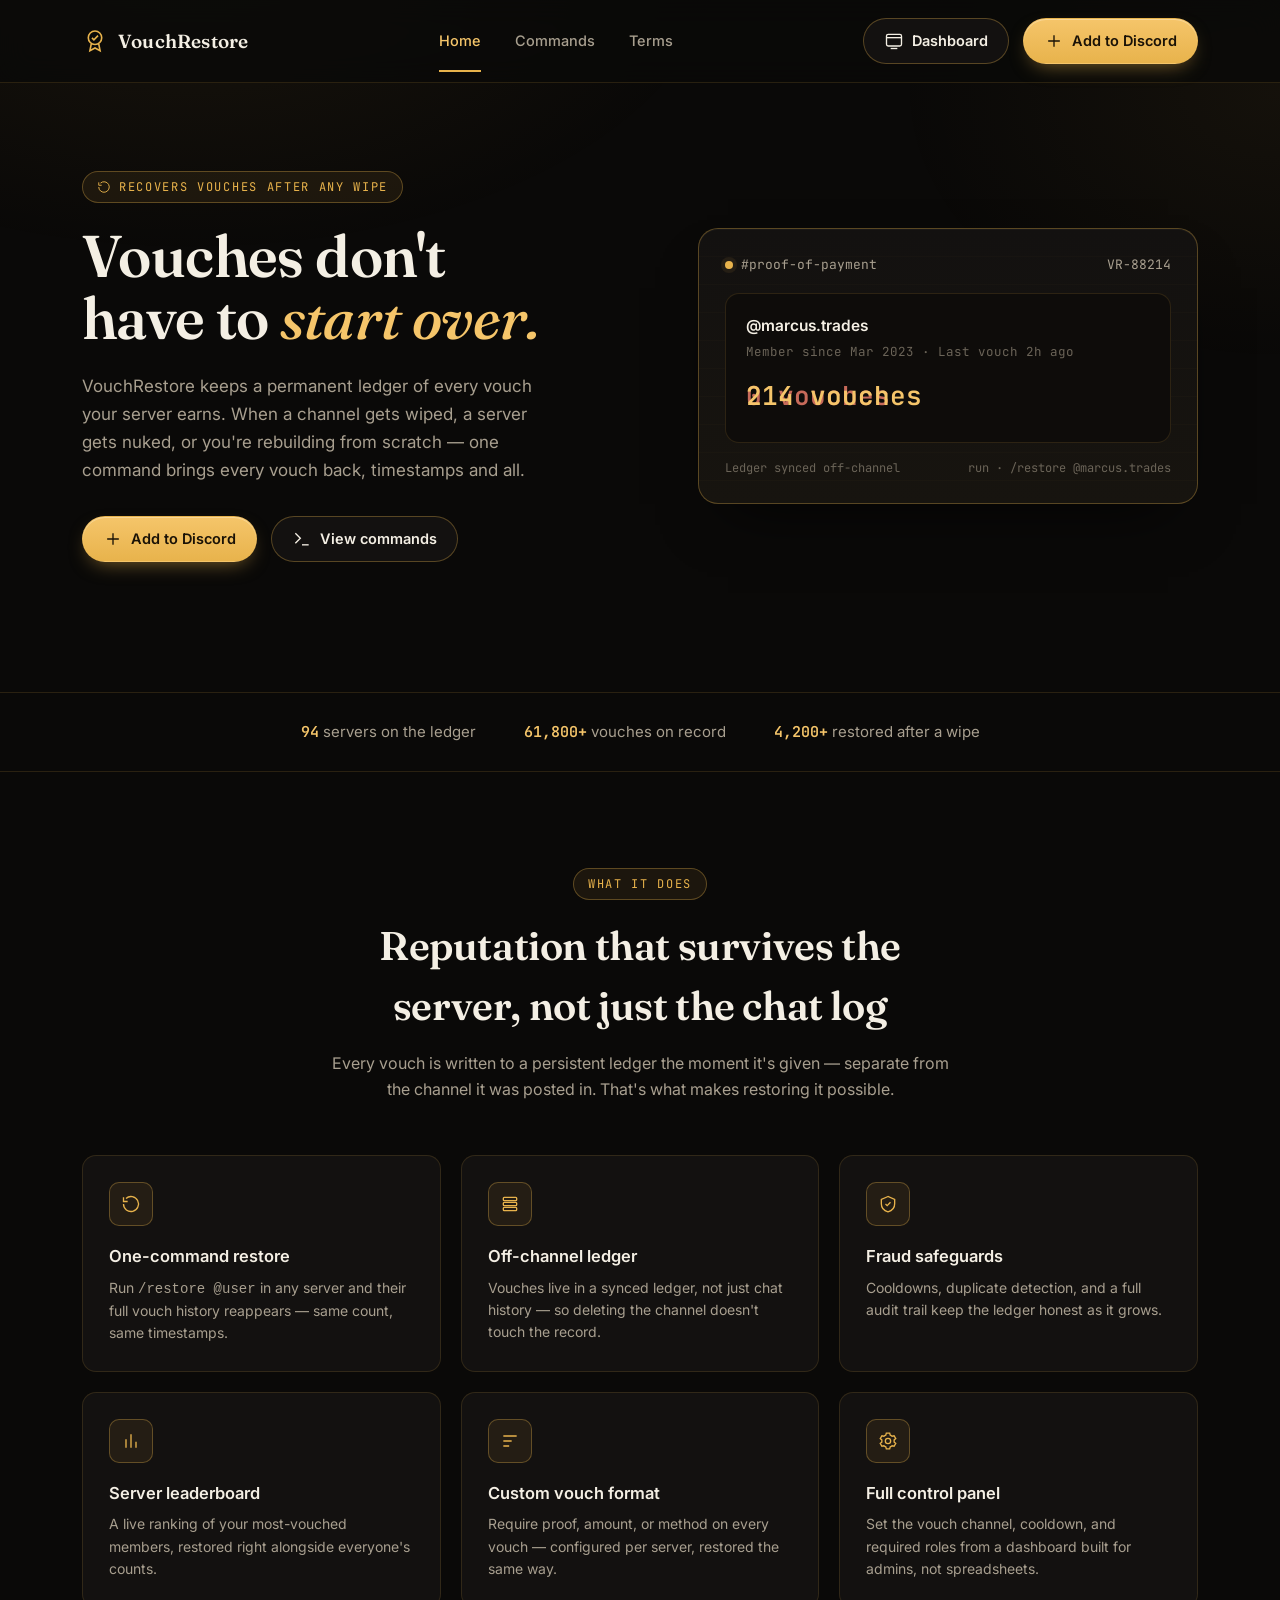
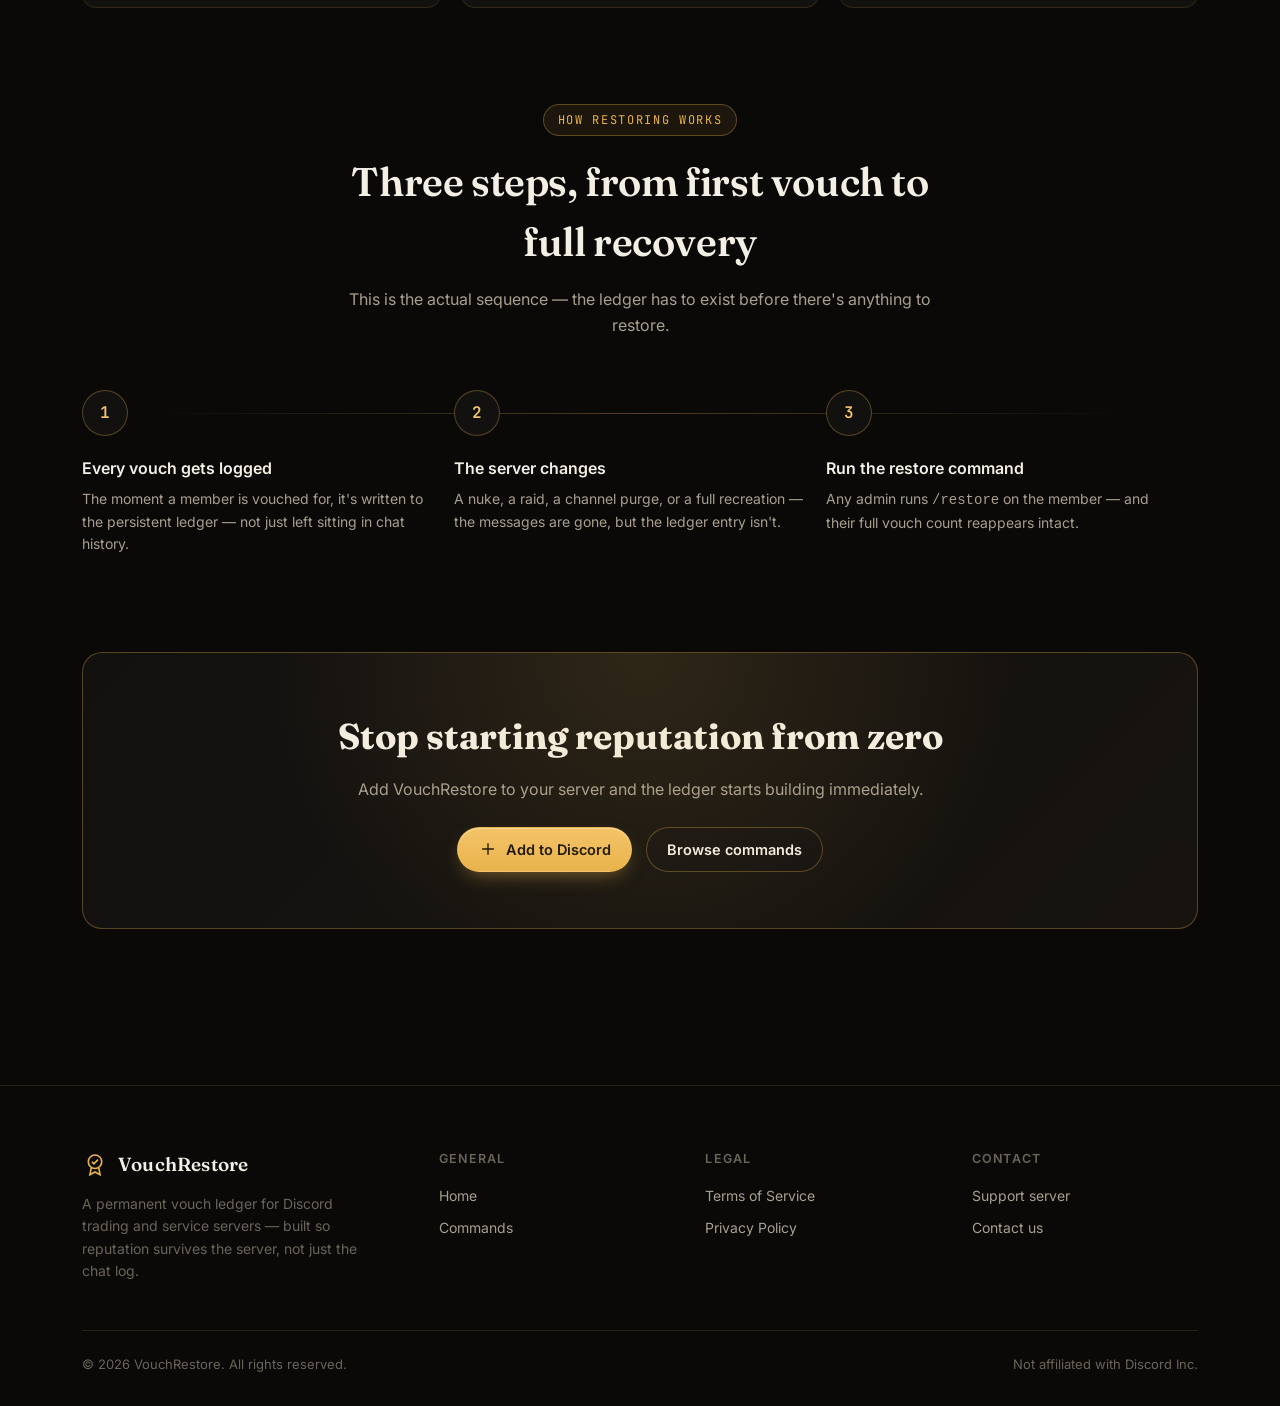
<file: index.html>
<!DOCTYPE html>
<html lang="en">
<head>
<meta charset="UTF-8">
<meta name="viewport" content="width=device-width, initial-scale=1.0">
<title>VouchRestore — Vouches don't have to start over</title>
<meta name="description" content="VouchRestore is a Discord bot that keeps a permanent ledger of every vouch your server earns — and restores it instantly with one command, even after a wipe.">
<link rel="stylesheet" href="/shared.css">
</head>
<body>

<header class="site-nav">
  <div class="nav-inner">
    <a href="/index" class="brand">
      <svg class="icon-lg" viewBox="0 0 24 24"><circle cx="12" cy="9" r="6.2"/><path d="M8.6 14.4 7.3 21l4.7-2.6 4.7 2.6-1.3-6.6"/><path d="M9.2 9.1 11 10.9l3.8-3.8"/></svg>
      VouchRestore
    </a>
    <nav class="nav-links">
      <a href="/index" class="active">Home</a>
      <a href="/commands">Commands</a>
      <a href="/terms">Terms</a>
    </nav>
    <div class="nav-right">
      <a href="#" class="btn btn-ghost">
        <svg class="icon" viewBox="0 0 24 24"><rect x="3" y="4" width="18" height="14" rx="2"/><path d="M3 8h18"/><path d="M8 21h8"/></svg>
        Dashboard
      </a>
      <a href="https://discord.com/oauth2/authorize?client_id=1539687651198763138&permissions=8&integration_type=0&scope=bot" class="btn btn-primary">
        <svg class="icon" viewBox="0 0 24 24"><path d="M12 5v14M5 12h14"/></svg>
        Add to Discord
      </a>
      <button class="nav-toggle" aria-label="Toggle menu" aria-expanded="false">
        <svg class="icon-lg" viewBox="0 0 24 24"><path d="M4 7h16M4 12h16M4 17h16"/></svg>
      </button>
    </div>
  </div>
</header>

<main>
  <section class="hero">
    <div class="wrap hero-grid">
      <div>
        <span class="eyebrow">
          <svg class="icon" viewBox="0 0 24 24" style="width:14px;height:14px;"><path d="M3 12a9 9 0 1 0 3-6.7"/><path d="M3 4v5h5"/></svg>
          Recovers vouches after any wipe
        </span>
        <h1>Vouches don't<br>have to <em>start over.</em></h1>
        <p class="lead">VouchRestore keeps a permanent ledger of every vouch your server earns. When a channel gets wiped, a server gets nuked, or you're rebuilding from scratch — one command brings every vouch back, timestamps and all.</p>
        <div class="hero-ctas">
          <a href="https://discord.com/oauth2/authorize?client_id=1539687651198763138&permissions=8&integration_type=0&scope=bot" class="btn btn-primary">
            <svg class="icon" viewBox="0 0 24 24"><path d="M12 5v14M5 12h14"/></svg>
            Add to Discord
          </a>
          <a href="/commands" class="btn btn-ghost">
            <svg class="icon" viewBox="0 0 24 24"><polyline points="4 17 10 11 4 5"/><line x1="12" y1="19" x2="20" y2="19"/></svg>
            View commands
          </a>
        </div>
      </div>

      <div class="ledger-card" role="img" aria-label="Animation of a member's vouch ledger being marked as wiped, then restored to its original count.">
        <div class="ledger-top">
          <div class="ledger-server">
            <span class="ledger-dot"></span>
            <span class="chan">#proof-of-payment</span>
          </div>
          <span class="chan">VR-88214</span>
        </div>
        <div class="ledger-entry">
          <div class="entry-fade">
            <div class="entry-row">
              <span class="entry-user">@marcus.trades</span>
            </div>
            <div class="entry-meta">Member since Mar 2023 · Last vouch 2h ago</div>
          </div>
          <div class="entry-count-wrap">
            <span class="entry-count count-zero">0 vouches</span>
            <span class="entry-count count-full">214 vouches</span>
          </div>
          <span class="stamp stamp-wipe">CHANNEL WIPED</span>
          <span class="stamp stamp-restore">RESTORED</span>
        </div>
        <div class="ledger-bottom">
          <span>Ledger synced off-channel</span>
          <span>run · /restore @marcus.trades</span>
        </div>
      </div>
    </div>
  </section>

  <div class="statbar">
    <div class="wrap">
      <p><strong>94</strong> servers on the ledger</p>
      <p><strong>61,800+</strong> vouches on record</p>
      <p><strong>4,200+</strong> restored after a wipe</p>
    </div>
  </div>

  <section class="section" id="features">
    <div class="wrap">
      <div class="section-head center">
        <span class="eyebrow">What it does</span>
        <h2>Reputation that survives the server, not just the chat log</h2>
        <p>Every vouch is written to a persistent ledger the moment it's given — separate from the channel it was posted in. That's what makes restoring it possible.</p>
      </div>

      <div class="feature-grid">
        <div class="feature-card">
          <div class="feature-icon"><svg class="icon" viewBox="0 0 24 24"><path d="M3 12a9 9 0 1 0 3-6.7"/><path d="M3 4v5h5"/></svg></div>
          <h3>One-command restore</h3>
          <p>Run <code>/restore @user</code> in any server and their full vouch history reappears — same count, same timestamps.</p>
        </div>
        <div class="feature-card">
          <div class="feature-icon"><svg class="icon" viewBox="0 0 24 24"><rect x="4" y="4" width="16" height="4" rx="1"/><rect x="4" y="10" width="16" height="4" rx="1"/><rect x="4" y="16" width="16" height="4" rx="1"/></svg></div>
          <h3>Off-channel ledger</h3>
          <p>Vouches live in a synced ledger, not just chat history — so deleting the channel doesn't touch the record.</p>
        </div>
        <div class="feature-card">
          <div class="feature-icon"><svg class="icon" viewBox="0 0 24 24"><path d="M12 3 4 6.5v5.3c0 4.6 3.2 8.4 8 9.7 4.8-1.3 8-5.1 8-9.7V6.5L12 3Z"/><path d="M9 12l2 2 4-4.2"/></svg></div>
          <h3>Fraud safeguards</h3>
          <p>Cooldowns, duplicate detection, and a full audit trail keep the ledger honest as it grows.</p>
        </div>
        <div class="feature-card">
          <div class="feature-icon"><svg class="icon" viewBox="0 0 24 24"><path d="M6 20V10M12 20V4M18 20v-7"/></svg></div>
          <h3>Server leaderboard</h3>
          <p>A live ranking of your most-vouched members, restored right alongside everyone's counts.</p>
        </div>
        <div class="feature-card">
          <div class="feature-icon"><svg class="icon" viewBox="0 0 24 24"><path d="M4 6h16M4 12h10M4 18h7"/></svg></div>
          <h3>Custom vouch format</h3>
          <p>Require proof, amount, or method on every vouch — configured per server, restored the same way.</p>
        </div>
        <div class="feature-card">
          <div class="feature-icon"><svg class="icon" viewBox="0 0 24 24"><circle cx="12" cy="12" r="3.2"/><path d="M19.4 12a7.4 7.4 0 0 0-.1-1.3l2-1.6-2-3.4-2.4.6a7.4 7.4 0 0 0-2.2-1.3L14 2.5h-4l-.7 2.5a7.4 7.4 0 0 0-2.2 1.3l-2.4-.6-2 3.4 2 1.6a7.4 7.4 0 0 0 0 2.6l-2 1.6 2 3.4 2.4-.6c.65.55 1.4 1 2.2 1.3l.7 2.5h4l.7-2.5c.8-.3 1.55-.75 2.2-1.3l2.4.6 2-3.4-2-1.6c.07-.43.1-.87.1-1.3Z"/></svg></div>
          <h3>Full control panel</h3>
          <p>Set the vouch channel, cooldown, and required roles from a dashboard built for admins, not spreadsheets.</p>
        </div>
      </div>
    </div>
  </section>

  <section class="section" id="how-it-works" style="padding-top:0;">
    <div class="wrap">
      <div class="section-head center">
        <span class="eyebrow">How restoring works</span>
        <h2>Three steps, from first vouch to full recovery</h2>
        <p>This is the actual sequence — the ledger has to exist before there's anything to restore.</p>
      </div>
      <div class="steps">
        <div class="step">
          <div class="step-num">1</div>
          <h3>Every vouch gets logged</h3>
          <p>The moment a member is vouched for, it's written to the persistent ledger — not just left sitting in chat history.</p>
        </div>
        <div class="step">
          <div class="step-num">2</div>
          <h3>The server changes</h3>
          <p>A nuke, a raid, a channel purge, or a full recreation — the messages are gone, but the ledger entry isn't.</p>
        </div>
        <div class="step">
          <div class="step-num">3</div>
          <h3>Run the restore command</h3>
          <p>Any admin runs <code>/restore</code> on the member — and their full vouch count reappears intact.</p>
        </div>
      </div>
    </div>
  </section>

  <section class="section" style="padding-top:0;">
    <div class="wrap">
      <div class="cta-band">
        <h2>Stop starting reputation from zero</h2>
        <p>Add VouchRestore to your server and the ledger starts building immediately.</p>
        <div class="cta-actions">
          <a href="https://discord.com/oauth2/authorize?client_id=1539687651198763138&permissions=8&integration_type=0&scope=bot" class="btn btn-primary">
            <svg class="icon" viewBox="0 0 24 24"><path d="M12 5v14M5 12h14"/></svg>
            Add to Discord
          </a>
          <a href="/commands" class="btn btn-ghost">Browse commands</a>
        </div>
      </div>
    </div>
  </section>
</main>

<footer class="site-footer">
  <div class="wrap">
    <div class="footer-grid">
      <div class="footer-brand">
        <a href="/index" class="brand">
          <svg class="icon-lg" viewBox="0 0 24 24"><circle cx="12" cy="9" r="6.2"/><path d="M8.6 14.4 7.3 21l4.7-2.6 4.7 2.6-1.3-6.6"/><path d="M9.2 9.1 11 10.9l3.8-3.8"/></svg>
          VouchRestore
        </a>
        <p>A permanent vouch ledger for Discord trading and service servers — built so reputation survives the server, not just the chat log.</p>
      </div>
      <div class="footer-col">
        <h4>General</h4>
        <a href="/index">Home</a>
        <a href="/commands">Commands</a>
      </div>
      <div class="footer-col">
        <h4>Legal</h4>
        <a href="/terms#terms">Terms of Service</a>
        <a href="/terms#privacy">Privacy Policy</a>
      </div>
      <div class="footer-col">
        <h4>Contact</h4>
        <a href="#">Support server</a>
        <a href="#">Contact us</a>
      </div>
    </div>
    <div class="footer-bottom">
      <span>© 2026 VouchRestore. All rights reserved.</span>
      <span>Not affiliated with Discord Inc.</span>
    </div>
  </div>
</footer>

<script src="/script.js"></script>
</body>
</html>
</file>
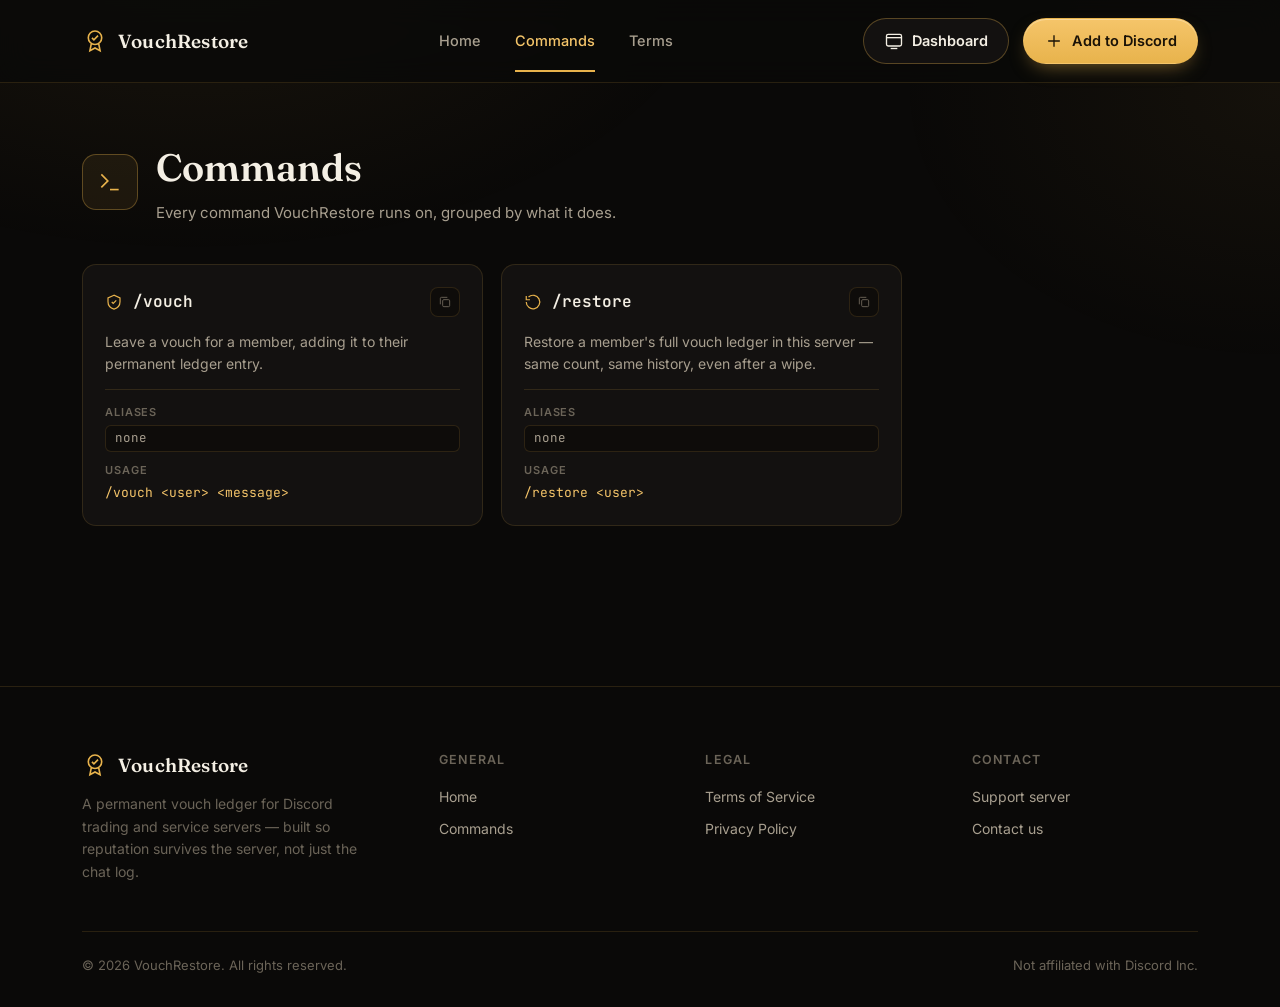
<file: commands.html>
<!DOCTYPE html>
<html lang="en">
<head>
<meta charset="UTF-8">
<meta name="viewport" content="width=device-width, initial-scale=1.0">
<title>Commands — VouchRestore</title>
<meta name="description" content="Every VouchRestore command, grouped by category: vouching, restoring, leaderboards, settings, and utility.">
<link rel="stylesheet" href="/shared.css">
<style>
  .cmd-hero{ padding:56px 0 40px; }
  .cmd-hero-inner{ display:flex; align-items:center; gap:18px; }
  .cmd-hero-icon{
    width:56px; height:56px; border-radius:14px; background: var(--gold-wash); border:1px solid var(--border-strong);
    display:flex; align-items:center; justify-content:center; color: var(--gold);
  }
  .cmd-hero h1{ font-family: var(--font-display); font-size: clamp(28px,3.4vw,38px); font-weight:600; }
  .cmd-hero p{ color: var(--text-muted); margin-top:6px; font-size:15px; }

  .cmd-grid{ display:grid; grid-template-columns: repeat(3, 1fr); gap:18px; }
  .cmd-card{
    background: var(--bg-elevated); border:1px solid var(--border); border-radius: var(--radius-md);
    padding:22px; display:flex; flex-direction:column; gap:14px; transition:border-color .18s;
  }
  .cmd-card:hover{ border-color: var(--border-strong); }
  .cmd-card-top{ display:flex; align-items:center; justify-content:space-between; }
  .cmd-name{ display:flex; align-items:center; gap:10px; font-family: var(--font-mono); font-weight:600; font-size:16px; color: var(--text); }
  .cmd-name svg{ width:18px; height:18px; stroke: var(--gold); fill:none; stroke-width:1.6; }
  .copy-btn{
    width:30px; height:30px; border-radius:8px; border:1px solid var(--border); background: var(--bg-inset);
    color: var(--text-faint); display:flex; align-items:center; justify-content:center; cursor:pointer;
  }
  .copy-btn:hover{ color: var(--gold-bright); border-color: var(--border-strong); }
  .copy-btn svg{ width:14px; height:14px; }
  .copy-btn.copied svg{ display:none; }
  .copy-btn.copied::after{ content:"✓"; font-size:13px; color: var(--gold-bright); }
  .cmd-desc{ font-size:14px; color: var(--text-muted); line-height:1.55; }
  .cmd-meta{ border-top:1px solid var(--border); padding-top:14px; display:flex; flex-direction:column; gap:10px; }
  .cmd-meta-row{ display:flex; flex-direction:column; gap:5px; }
  .cmd-meta-label{ font-size:11px; letter-spacing:0.08em; text-transform:uppercase; color: var(--text-faint); font-weight:600; }
  .alias-chip{
    display:inline-block; font-family: var(--font-mono); font-size:12.5px; background: var(--bg-inset);
    border:1px solid var(--border); color: var(--text-muted); padding:3px 9px; border-radius:6px;
  }
  .usage-code{ font-family: var(--font-mono); font-size:13px; color: var(--gold-bright); }

  @media (max-width: 920px){ .cmd-grid{ grid-template-columns: repeat(2,1fr); } }
  @media (max-width: 600px){ .cmd-grid{ grid-template-columns: 1fr; } }
</style>
</head>
<body>

<header class="site-nav">
  <div class="nav-inner">
    <a href="/index" class="brand">
      <svg class="icon-lg" viewBox="0 0 24 24"><circle cx="12" cy="9" r="6.2"/><path d="M8.6 14.4 7.3 21l4.7-2.6 4.7 2.6-1.3-6.6"/><path d="M9.2 9.1 11 10.9l3.8-3.8"/></svg>
      VouchRestore
    </a>
    <nav class="nav-links">
      <a href="/index">Home</a>
      <a href="/commands" class="active">Commands</a>
      <a href="/terms">Terms</a>
    </nav>
    <div class="nav-right">
      <a href="#" class="btn btn-ghost">
        <svg class="icon" viewBox="0 0 24 24"><rect x="3" y="4" width="18" height="14" rx="2"/><path d="M3 8h18"/><path d="M8 21h8"/></svg>
        Dashboard
      </a>
      <a href="https://discord.com/oauth2/authorize?client_id=1539687651198763138&permissions=8&integration_type=0&scope=bot" class="btn btn-primary">
        <svg class="icon" viewBox="0 0 24 24"><path d="M12 5v14M5 12h14"/></svg>
        Add to Discord
      </a>
      <button class="nav-toggle" aria-label="Toggle menu" aria-expanded="false">
        <svg class="icon-lg" viewBox="0 0 24 24"><path d="M4 7h16M4 12h16M4 17h16"/></svg>
      </button>
    </div>
  </div>
</header>

<main>
  <section class="cmd-hero">
    <div class="wrap">
      <div class="cmd-hero-inner">
        <div class="cmd-hero-icon">
          <svg class="icon-lg" viewBox="0 0 24 24"><polyline points="4 17 10 11 4 5"/><line x1="12" y1="19" x2="20" y2="19"/></svg>
        </div>
        <div>
          <h1>Commands</h1>
          <p>Every command VouchRestore runs on, grouped by what it does.</p>
        </div>
      </div>
    </div>
  </section>

  <section class="wrap" style="padding-bottom:100px;">
    <div class="cmd-grid" style="grid-template-columns: repeat(2, 1fr); max-width:820px;">
      <div class="cmd-card">
        <div class="cmd-card-top">
          <span class="cmd-name"><svg viewBox="0 0 24 24"><path d="M12 3 4 6.5v5.3c0 4.6 3.2 8.4 8 9.7 4.8-1.3 8-5.1 8-9.7V6.5L12 3Z"/><path d="M9 12l2 2 4-4.2"/></svg>/vouch</span>
          <button class="copy-btn" data-copy="/vouch"><svg viewBox="0 0 24 24" fill="none" stroke="currentColor" stroke-width="1.6"><rect x="8" y="8" width="12" height="12" rx="2"/><path d="M4 16V6a2 2 0 0 1 2-2h10"/></svg></button>
        </div>
        <p class="cmd-desc">Leave a vouch for a member, adding it to their permanent ledger entry.</p>
        <div class="cmd-meta">
          <div class="cmd-meta-row"><span class="cmd-meta-label">Aliases</span><span class="alias-chip">none</span></div>
          <div class="cmd-meta-row"><span class="cmd-meta-label">Usage</span><span class="usage-code">/vouch &lt;user&gt; &lt;message&gt;</span></div>
        </div>
      </div>
      <div class="cmd-card">
        <div class="cmd-card-top">
          <span class="cmd-name"><svg viewBox="0 0 24 24"><path d="M3 12a9 9 0 1 0 3-6.7"/><path d="M3 4v5h5"/></svg>/restore</span>
          <button class="copy-btn" data-copy="/restore"><svg viewBox="0 0 24 24" fill="none" stroke="currentColor" stroke-width="1.6"><rect x="8" y="8" width="12" height="12" rx="2"/><path d="M4 16V6a2 2 0 0 1 2-2h10"/></svg></button>
        </div>
        <p class="cmd-desc">Restore a member's full vouch ledger in this server — same count, same history, even after a wipe.</p>
        <div class="cmd-meta">
          <div class="cmd-meta-row"><span class="cmd-meta-label">Aliases</span><span class="alias-chip">none</span></div>
          <div class="cmd-meta-row"><span class="cmd-meta-label">Usage</span><span class="usage-code">/restore &lt;user&gt;</span></div>
        </div>
      </div>
    </div>
  </section>
</main>

<footer class="site-footer">
  <div class="wrap">
    <div class="footer-grid">
      <div class="footer-brand">
        <a href="/index" class="brand">
          <svg class="icon-lg" viewBox="0 0 24 24"><circle cx="12" cy="9" r="6.2"/><path d="M8.6 14.4 7.3 21l4.7-2.6 4.7 2.6-1.3-6.6"/><path d="M9.2 9.1 11 10.9l3.8-3.8"/></svg>
          VouchRestore
        </a>
        <p>A permanent vouch ledger for Discord trading and service servers — built so reputation survives the server, not just the chat log.</p>
      </div>
      <div class="footer-col">
        <h4>General</h4>
        <a href="/index">Home</a>
        <a href="/commands">Commands</a>
      </div>
      <div class="footer-col">
        <h4>Legal</h4>
        <a href="/terms#terms">Terms of Service</a>
        <a href="/terms#privacy">Privacy Policy</a>
      </div>
      <div class="footer-col">
        <h4>Contact</h4>
        <a href="#">Support server</a>
        <a href="#">Contact us</a>
      </div>
    </div>
    <div class="footer-bottom">
      <span>© 2026 VouchRestore. All rights reserved.</span>
      <span>Not affiliated with Discord Inc.</span>
    </div>
  </div>
</footer>

<script src="/script.js"></script>
</body>
</html>
</file>
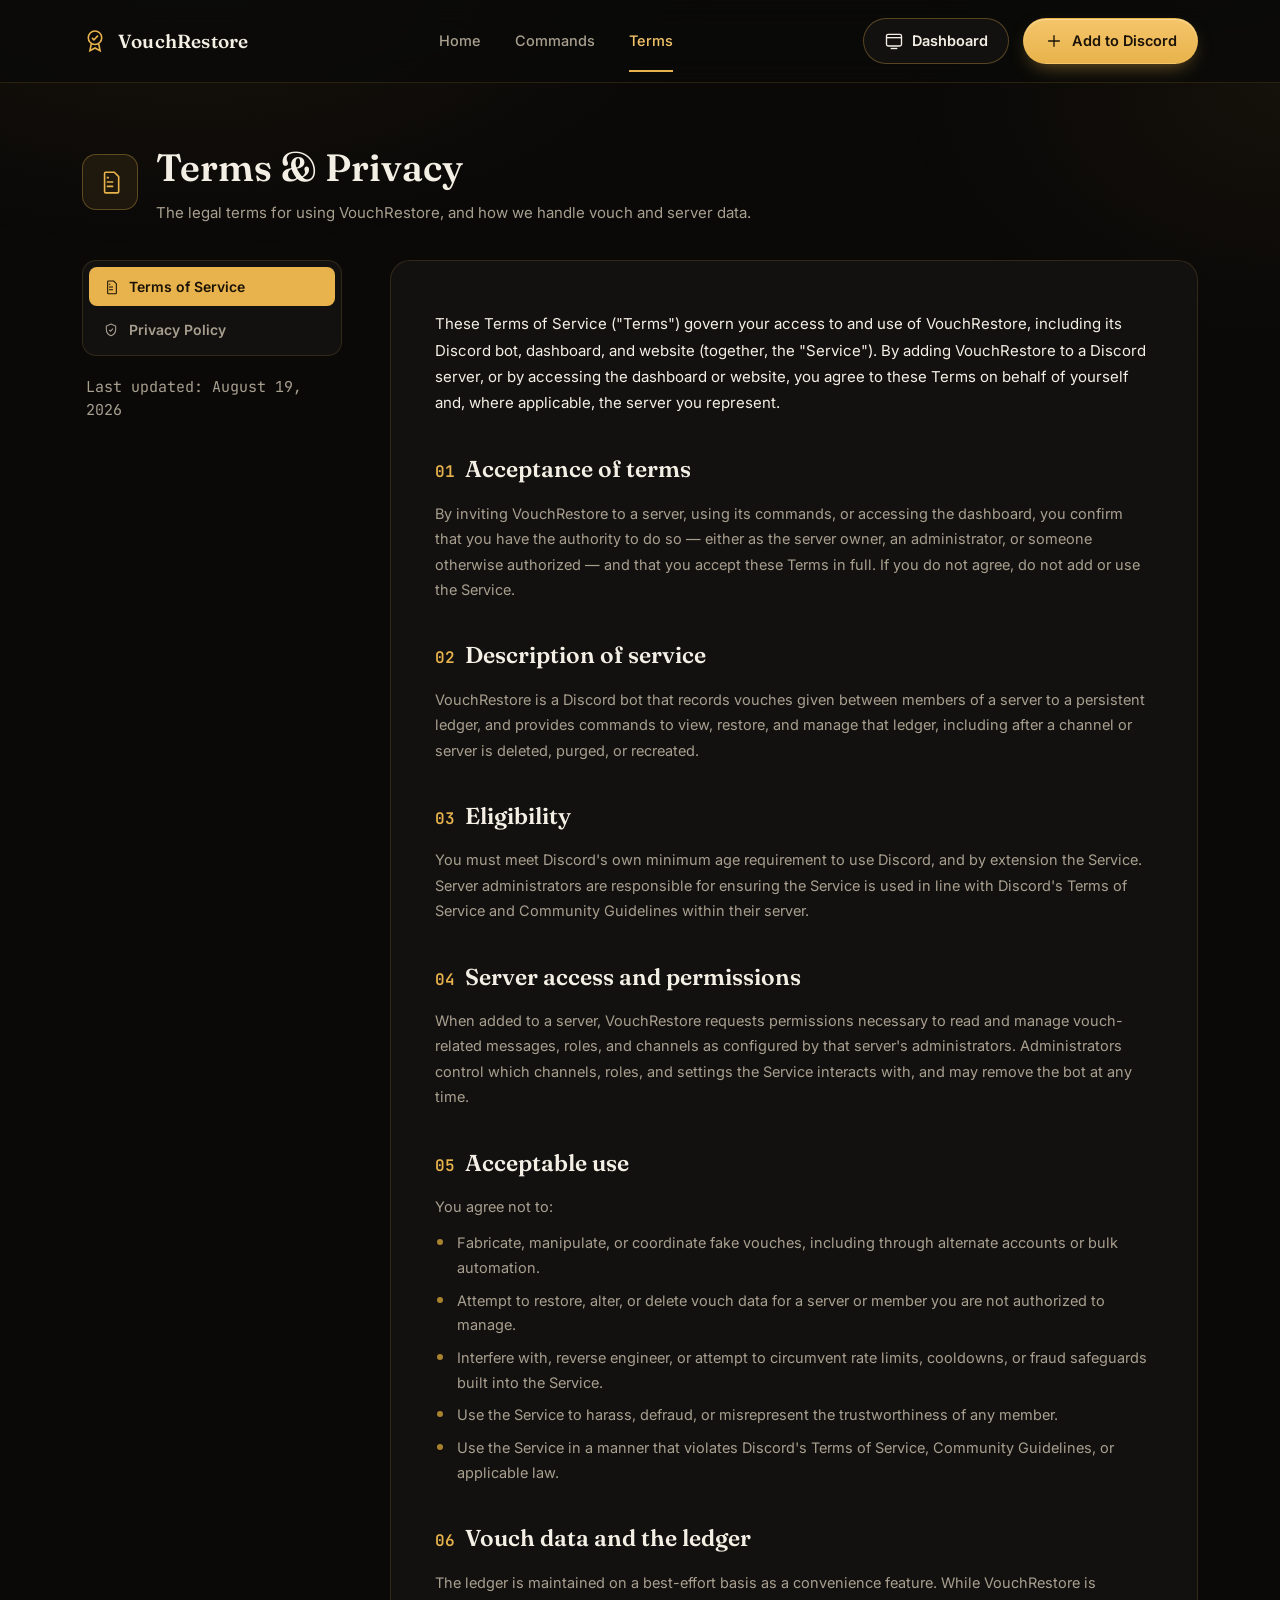
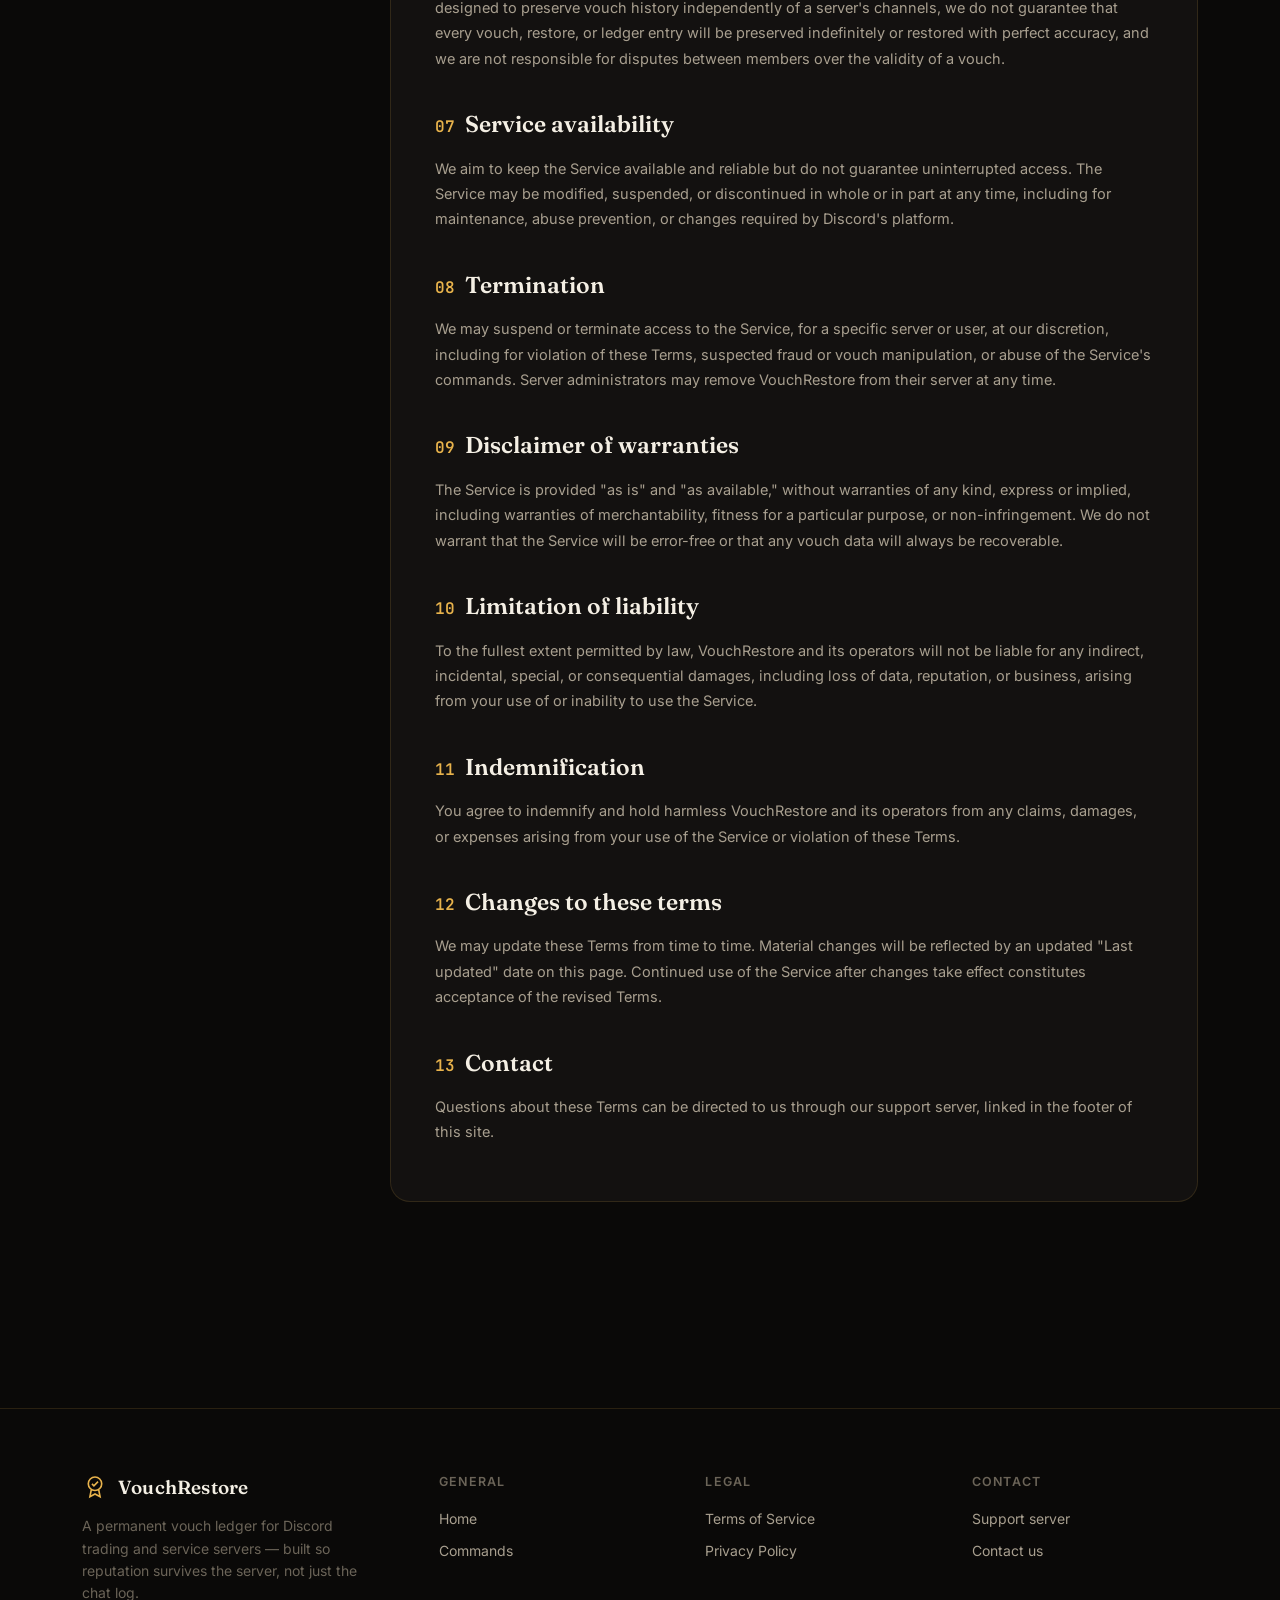
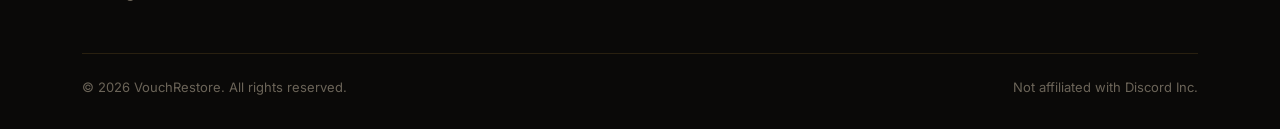
<file: terms.html>
<!DOCTYPE html>
<html lang="en">
<head>
<meta charset="UTF-8">
<meta name="viewport" content="width=device-width, initial-scale=1.0">
<title>Terms &amp; Privacy — VouchRestore</title>
<meta name="description" content="VouchRestore's Terms of Service and Privacy Policy.">
<link rel="stylesheet" href="/shared.css">
<style>
  .legal-hero{ padding:56px 0 36px; }
  .legal-hero-inner{ display:flex; align-items:center; gap:18px; margin-bottom:36px; }
  .legal-hero-icon{
    width:56px; height:56px; border-radius:14px; background: var(--gold-wash); border:1px solid var(--border-strong);
    display:flex; align-items:center; justify-content:center; color: var(--gold);
  }
  .legal-hero h1{ font-family: var(--font-display); font-size: clamp(28px,3.4vw,38px); font-weight:600; }
  .legal-hero p{ color: var(--text-muted); margin-top:6px; font-size:15px; }

  .legal-layout{ display:grid; grid-template-columns: 260px 1fr; gap:48px; align-items:start; padding-bottom:110px; }
  .legal-side{ position:sticky; top:96px; }
  .legal-tabs{ display:flex; flex-direction:column; gap:4px; background: var(--bg-elevated); border:1px solid var(--border); border-radius: var(--radius-md); padding:6px; margin-bottom:20px; }
  .legal-tab{
    display:flex; align-items:center; gap:10px; padding:11px 14px; border-radius:8px; text-align:left;
    font-size:14px; font-weight:600; color: var(--text-muted); background:none; border:none; cursor:pointer; font-family: var(--font-body);
  }
  .legal-tab svg{ width:16px; height:16px; stroke:currentColor; fill:none; stroke-width:1.6; }
  .legal-tab.active{ background: var(--gold); color:#1a1206; }
  .legal-updated{ font-family: var(--font-mono); font-size:12px; color: var(--text-faint); padding:0 4px; }

  .legal-panel{ display:none; }
  .legal-panel.active{ display:block; animation: panelIn .25s ease; }
  @keyframes panelIn{ from{ opacity:0; transform: translateY(6px);} to{ opacity:1; transform:none; } }

  .legal-doc{ background: var(--bg-elevated); border:1px solid var(--border); border-radius: var(--radius-lg); padding:44px; }
  .legal-doc h2{ font-family: var(--font-display); font-size:23px; font-weight:600; margin:36px 0 14px; }
  .legal-doc h2:first-child{ margin-top:0; }
  .legal-doc h2 .num{ color: var(--gold); font-family: var(--font-mono); font-size:16px; margin-right:10px; }
  .legal-doc p{ color: var(--text-muted); font-size:14.5px; line-height:1.75; margin-bottom:12px; }
  .legal-doc ul{ margin:0 0 12px; padding-left:0; }
  .legal-doc li{ list-style:none; position:relative; padding-left:22px; color: var(--text-muted); font-size:14.5px; line-height:1.7; margin-bottom:8px; }
  .legal-doc li::before{ content:""; position:absolute; left:2px; top:8px; width:6px; height:6px; border-radius:50%; background: var(--gold-dim); }
  .legal-doc strong{ color: var(--text); font-weight:600; }
  .legal-intro{ font-size:15px !important; color: var(--text) !important; }

  @media (max-width: 900px){
    .legal-layout{ grid-template-columns: 1fr; }
    .legal-side{ position:static; }
    .legal-tabs{ flex-direction:row; overflow-x:auto; }
    .legal-doc{ padding:28px 22px; }
  }
</style>
</head>
<body>

<header class="site-nav">
  <div class="nav-inner">
    <a href="/index" class="brand">
      <svg class="icon-lg" viewBox="0 0 24 24"><circle cx="12" cy="9" r="6.2"/><path d="M8.6 14.4 7.3 21l4.7-2.6 4.7 2.6-1.3-6.6"/><path d="M9.2 9.1 11 10.9l3.8-3.8"/></svg>
      VouchRestore
    </a>
    <nav class="nav-links">
      <a href="/index">Home</a>
      <a href="/commands">Commands</a>
      <a href="/terms" class="active">Terms</a>
    </nav>
    <div class="nav-right">
      <a href="#" class="btn btn-ghost">
        <svg class="icon" viewBox="0 0 24 24"><rect x="3" y="4" width="18" height="14" rx="2"/><path d="M3 8h18"/><path d="M8 21h8"/></svg>
        Dashboard
      </a>
      <a href="https://discord.com/oauth2/authorize?client_id=1539687651198763138&permissions=8&integration_type=0&scope=bot" class="btn btn-primary">
        <svg class="icon" viewBox="0 0 24 24"><path d="M12 5v14M5 12h14"/></svg>
        Add to Discord
      </a>
      <button class="nav-toggle" aria-label="Toggle menu" aria-expanded="false">
        <svg class="icon-lg" viewBox="0 0 24 24"><path d="M4 7h16M4 12h16M4 17h16"/></svg>
      </button>
    </div>
  </div>
</header>

<main>
  <section class="legal-hero">
    <div class="wrap">
      <div class="legal-hero-inner">
        <div class="legal-hero-icon">
          <svg class="icon-lg" viewBox="0 0 24 24"><path d="M8 3h8l4 4v14a1 1 0 0 1-1 1H8a1 1 0 0 1-1-1V4a1 1 0 0 1 1-1Z"/><path d="M9 12h6M9 16h6M9 8h2"/></svg>
        </div>
        <div>
          <h1>Terms &amp; Privacy</h1>
          <p>The legal terms for using VouchRestore, and how we handle vouch and server data.</p>
        </div>
      </div>

      <div class="legal-layout">
        <aside class="legal-side">
          <div class="legal-tabs" data-tabs data-panels="#legal-panels">
            <button class="legal-tab active" data-tab="terms">
              <svg viewBox="0 0 24 24"><path d="M8 3h8l4 4v14a1 1 0 0 1-1 1H8a1 1 0 0 1-1-1V4a1 1 0 0 1 1-1Z"/><path d="M9 12h6M9 16h6M9 8h2"/></svg>
              Terms of Service
            </button>
            <button class="legal-tab" data-tab="privacy">
              <svg viewBox="0 0 24 24"><path d="M12 3l7 3v5c0 4.6-3 8.4-7 9.5-4-1.1-7-4.9-7-9.5V6l7-3Z"/><path d="M9.5 12l1.8 1.8L15 10"/></svg>
              Privacy Policy
            </button>
          </div>
          <p class="legal-updated">Last updated: August 19, 2026</p>
        </aside>

        <div id="legal-panels">
          <!-- Terms of Service -->
          <div class="legal-panel active" data-panel="terms" id="terms">
            <div class="legal-doc">
              <p class="legal-intro">These Terms of Service ("Terms") govern your access to and use of VouchRestore, including its Discord bot, dashboard, and website (together, the "Service"). By adding VouchRestore to a Discord server, or by accessing the dashboard or website, you agree to these Terms on behalf of yourself and, where applicable, the server you represent.</p>

              <h2><span class="num">01</span>Acceptance of terms</h2>
              <p>By inviting VouchRestore to a server, using its commands, or accessing the dashboard, you confirm that you have the authority to do so — either as the server owner, an administrator, or someone otherwise authorized — and that you accept these Terms in full. If you do not agree, do not add or use the Service.</p>

              <h2><span class="num">02</span>Description of service</h2>
              <p>VouchRestore is a Discord bot that records vouches given between members of a server to a persistent ledger, and provides commands to view, restore, and manage that ledger, including after a channel or server is deleted, purged, or recreated.</p>

              <h2><span class="num">03</span>Eligibility</h2>
              <p>You must meet Discord's own minimum age requirement to use Discord, and by extension the Service. Server administrators are responsible for ensuring the Service is used in line with Discord's Terms of Service and Community Guidelines within their server.</p>

              <h2><span class="num">04</span>Server access and permissions</h2>
              <p>When added to a server, VouchRestore requests permissions necessary to read and manage vouch-related messages, roles, and channels as configured by that server's administrators. Administrators control which channels, roles, and settings the Service interacts with, and may remove the bot at any time.</p>

              <h2><span class="num">05</span>Acceptable use</h2>
              <p>You agree not to:</p>
              <ul>
                <li>Fabricate, manipulate, or coordinate fake vouches, including through alternate accounts or bulk automation.</li>
                <li>Attempt to restore, alter, or delete vouch data for a server or member you are not authorized to manage.</li>
                <li>Interfere with, reverse engineer, or attempt to circumvent rate limits, cooldowns, or fraud safeguards built into the Service.</li>
                <li>Use the Service to harass, defraud, or misrepresent the trustworthiness of any member.</li>
                <li>Use the Service in a manner that violates Discord's Terms of Service, Community Guidelines, or applicable law.</li>
              </ul>

              <h2><span class="num">06</span>Vouch data and the ledger</h2>
              <p>The ledger is maintained on a best-effort basis as a convenience feature. While VouchRestore is designed to preserve vouch history independently of a server's channels, we do not guarantee that every vouch, restore, or ledger entry will be preserved indefinitely or restored with perfect accuracy, and we are not responsible for disputes between members over the validity of a vouch.</p>

              <h2><span class="num">07</span>Service availability</h2>
              <p>We aim to keep the Service available and reliable but do not guarantee uninterrupted access. The Service may be modified, suspended, or discontinued in whole or in part at any time, including for maintenance, abuse prevention, or changes required by Discord's platform.</p>

              <h2><span class="num">08</span>Termination</h2>
              <p>We may suspend or terminate access to the Service, for a specific server or user, at our discretion, including for violation of these Terms, suspected fraud or vouch manipulation, or abuse of the Service's commands. Server administrators may remove VouchRestore from their server at any time.</p>

              <h2><span class="num">09</span>Disclaimer of warranties</h2>
              <p>The Service is provided "as is" and "as available," without warranties of any kind, express or implied, including warranties of merchantability, fitness for a particular purpose, or non-infringement. We do not warrant that the Service will be error-free or that any vouch data will always be recoverable.</p>

              <h2><span class="num">10</span>Limitation of liability</h2>
              <p>To the fullest extent permitted by law, VouchRestore and its operators will not be liable for any indirect, incidental, special, or consequential damages, including loss of data, reputation, or business, arising from your use of or inability to use the Service.</p>

              <h2><span class="num">11</span>Indemnification</h2>
              <p>You agree to indemnify and hold harmless VouchRestore and its operators from any claims, damages, or expenses arising from your use of the Service or violation of these Terms.</p>

              <h2><span class="num">12</span>Changes to these terms</h2>
              <p>We may update these Terms from time to time. Material changes will be reflected by an updated "Last updated" date on this page. Continued use of the Service after changes take effect constitutes acceptance of the revised Terms.</p>

              <h2><span class="num">13</span>Contact</h2>
              <p>Questions about these Terms can be directed to us through our support server, linked in the footer of this site.</p>
            </div>
          </div>

          <!-- Privacy Policy -->
          <div class="legal-panel" data-panel="privacy" id="privacy">
            <div class="legal-doc">
              <p class="legal-intro">This Privacy Policy explains what information VouchRestore collects when you use the Service, why we collect it, and the choices available to you.</p>

              <h2><span class="num">01</span>Information we collect</h2>
              <p>To operate the vouch ledger and its commands, we collect and store:</p>
              <ul>
                <li><strong>Discord identifiers</strong> — user IDs, server (guild) IDs, channel IDs, and role IDs needed to attribute and display vouches correctly.</li>
                <li><strong>Vouch content</strong> — the text of a vouch, the member it was given to, who gave it, and its timestamp.</li>
                <li><strong>Configuration data</strong> — server settings such as the vouch channel, required vouch format, and cooldown periods.</li>
                <li><strong>Command usage logs</strong> — which commands were run, by whom, and when, used for the audit log and abuse prevention.</li>
              </ul>
              <p>We do not collect message content outside of what is submitted directly to VouchRestore's commands, and we do not access direct messages.</p>

              <h2><span class="num">02</span>How we use information</h2>
              <p>Collected data is used to:</p>
              <ul>
                <li>Maintain the persistent vouch ledger and power the restore, leaderboard, and audit log commands.</li>
                <li>Detect and prevent fraud, duplicate vouching, and abuse of the Service.</li>
                <li>Provide support when a server administrator contacts us with an issue.</li>
                <li>Maintain and improve the reliability of the Service.</li>
              </ul>

              <h2><span class="num">03</span>Data storage and retention</h2>
              <p>Vouch and configuration data is retained for as long as VouchRestore remains in a server, so that the ledger can be restored if the server or its channels are altered. If VouchRestore is removed from a server, associated data may be retained for a limited period to allow re-adding the bot without losing the ledger, after which it is deleted on a routine schedule.</p>

              <h2><span class="num">04</span>Data sharing</h2>
              <p>We do not sell or rent your data. Information is shared only with:</p>
              <ul>
                <li><strong>Discord</strong>, as necessary for the Service to operate through Discord's API.</li>
                <li><strong>Infrastructure and hosting providers</strong> that store data on our behalf, under obligations to protect it.</li>
                <li>Third parties when required by law, legal process, or to protect the rights, safety, or property of VouchRestore, its users, or others.</li>
              </ul>

              <h2><span class="num">05</span>Your rights and choices</h2>
              <p>Server administrators can adjust or disable vouch-related features, or remove VouchRestore entirely, at any time. You may request deletion of vouch data associated with your Discord user ID by contacting us through our support server. We will fulfill verifiable deletion requests except where retention is required for legal, security, or fraud-prevention purposes.</p>

              <h2><span class="num">06</span>Data security</h2>
              <p>We use reasonable technical and organizational safeguards to protect stored data, including access controls on our infrastructure. No method of storage or transmission is completely secure, and we cannot guarantee absolute security.</p>

              <h2><span class="num">07</span>Children's privacy</h2>
              <p>The Service is intended for use in accordance with Discord's own age requirements and is not directed at children under the age required to use Discord. We do not knowingly collect additional data from users who do not meet that requirement.</p>

              <h2><span class="num">08</span>International users</h2>
              <p>Your information may be processed and stored in countries other than your own. By using the Service, you consent to this transfer and processing, consistent with this Policy.</p>

              <h2><span class="num">09</span>Changes to this policy</h2>
              <p>We may update this Privacy Policy from time to time. Material changes will be reflected by an updated "Last updated" date on this page.</p>

              <h2><span class="num">10</span>Contact us</h2>
              <p>Questions about this Privacy Policy, or requests regarding your data, can be directed to us through our support server, linked in the footer of this site.</p>
            </div>
          </div>
        </div>
      </div>
    </div>
  </section>
</main>

<footer class="site-footer">
  <div class="wrap">
    <div class="footer-grid">
      <div class="footer-brand">
        <a href="/index" class="brand">
          <svg class="icon-lg" viewBox="0 0 24 24"><circle cx="12" cy="9" r="6.2"/><path d="M8.6 14.4 7.3 21l4.7-2.6 4.7 2.6-1.3-6.6"/><path d="M9.2 9.1 11 10.9l3.8-3.8"/></svg>
          VouchRestore
        </a>
        <p>A permanent vouch ledger for Discord trading and service servers — built so reputation survives the server, not just the chat log.</p>
      </div>
      <div class="footer-col">
        <h4>General</h4>
        <a href="/index">Home</a>
        <a href="/commands">Commands</a>
      </div>
      <div class="footer-col">
        <h4>Legal</h4>
        <a href="/terms#terms">Terms of Service</a>
        <a href="/terms#privacy">Privacy Policy</a>
      </div>
      <div class="footer-col">
        <h4>Contact</h4>
        <a href="#">Support server</a>
        <a href="#">Contact us</a>
      </div>
    </div>
    <div class="footer-bottom">
      <span>© 2026 VouchRestore. All rights reserved.</span>
      <span>Not affiliated with Discord Inc.</span>
    </div>
  </div>
</footer>

<script src="/script.js"></script>
<script>
  // Honor #terms / #privacy deep links from the footer or external links
  document.addEventListener('DOMContentLoaded', () => {
    const hash = window.location.hash.replace('#', '');
    if (hash === 'privacy') {
      document.querySelector('.legal-tab[data-tab="privacy"]')?.click();
    }
  });
</script>
</body>
</html>
</file>
<file: shared.css>
/* ===== VouchRestore — shared design system ===== */
@import url('https://fonts.googleapis.com/css2?family=Fraunces:opsz,wght@9..144,400;9..144,500;9..144,600;9..144,700&family=Inter:wght@400;500;600;700&family=JetBrains+Mono:wght@400;500;600&display=swap');

:root{
  --bg: #0a0908;
  --bg-elevated: #131110;
  --bg-elevated-2: #17140f;
  --bg-inset: #0e0c0a;
  --border: rgba(232,179,76,0.14);
  --border-strong: rgba(232,179,76,0.32);
  --gold: #e8b34c;
  --gold-bright: #f5c56a;
  --gold-dim: #a9822f;
  --gold-wash: rgba(232,179,76,0.08);
  --text: #f4efe4;
  --text-muted: #a89f8f;
  --text-faint: #6b6458;
  --rust: #c76a5a;
  --rust-wash: rgba(199,106,90,0.12);
  --radius-lg: 20px;
  --radius-md: 14px;
  --radius-sm: 8px;
  --font-display: 'Fraunces', serif;
  --font-body: 'Inter', -apple-system, BlinkMacSystemFont, sans-serif;
  --font-mono: 'JetBrains Mono', 'SFMono-Regular', monospace;
  --max-w: 1180px;
}

*{ margin:0; padding:0; box-sizing:border-box; }

html{ scroll-behavior:smooth; }

body{
  background: var(--bg);
  color: var(--text);
  font-family: var(--font-body);
  line-height:1.5;
  -webkit-font-smoothing: antialiased;
  overflow-x:hidden;
}

body::before{
  content:"";
  position:fixed; inset:0;
  background:
    radial-gradient(ellipse 900px 500px at 15% -5%, rgba(232,179,76,0.07), transparent 60%),
    radial-gradient(ellipse 700px 500px at 100% 10%, rgba(232,179,76,0.05), transparent 55%);
  pointer-events:none;
  z-index:0;
}

a{ color:inherit; text-decoration:none; }
ul{ list-style:none; }
img{ max-width:100%; display:block; }

::selection{ background: var(--gold); color:#1a1206; }

:focus-visible{
  outline: 2px solid var(--gold);
  outline-offset: 3px;
  border-radius: 4px;
}

.wrap{ max-width: var(--max-w); margin:0 auto; padding:0 32px; position:relative; z-index:1; }

.eyebrow{
  display:inline-flex; align-items:center; gap:8px;
  font-family: var(--font-mono);
  font-size:12px; letter-spacing:0.14em; text-transform:uppercase;
  color: var(--gold);
  background: var(--gold-wash);
  border:1px solid var(--border-strong);
  padding:6px 14px;
  border-radius: 100px;
}

.icon{ width:20px; height:20px; stroke:currentColor; fill:none; stroke-width:1.6; flex-shrink:0; }
.icon-lg{ width:26px; height:26px; stroke:currentColor; fill:none; stroke-width:1.5; flex-shrink:0; }

/* ---------- Nav ---------- */
header.site-nav{
  position:sticky; top:0; z-index:50;
  backdrop-filter: blur(14px);
  background: rgba(10,9,8,0.78);
  border-bottom:1px solid var(--border);
}
.nav-inner{
  max-width: var(--max-w); margin:0 auto; padding:18px 32px;
  display:flex; align-items:center; justify-content:space-between; gap:24px;
}
.brand{ display:flex; align-items:center; gap:10px; font-family: var(--font-display); font-weight:600; font-size:19px; letter-spacing:0.01em; }
.brand .icon-lg{ color: var(--gold); }
.nav-links{ display:flex; align-items:center; gap:34px; }
.nav-links a{
  font-size:14.5px; color: var(--text-muted); font-weight:500;
  transition: color .15s ease; position:relative;
}
.nav-links a:hover{ color: var(--text); }
.nav-links a.active{ color: var(--gold-bright); }
.nav-links a.active::after{
  content:""; position:absolute; left:0; right:0; bottom:-20px; height:2px; background: var(--gold);
}
.nav-right{ display:flex; align-items:center; gap:14px; }
.nav-toggle{ display:none; background:none; border:none; color:var(--text); cursor:pointer; padding:6px; }

.btn{
  display:inline-flex; align-items:center; gap:8px;
  font-family: var(--font-body); font-weight:600; font-size:14.5px;
  padding:11px 20px; border-radius:100px; cursor:pointer; border:1px solid transparent;
  transition: transform .15s ease, box-shadow .15s ease, background .15s ease, border-color .15s ease;
  white-space:nowrap;
}
.btn:active{ transform: scale(0.97); }
.btn-primary{
  background: linear-gradient(180deg, var(--gold-bright), var(--gold));
  color:#1a1206;
  box-shadow: 0 1px 0 rgba(255,255,255,0.3) inset, 0 8px 20px -8px rgba(232,179,76,0.55);
}
.btn-primary:hover{ box-shadow: 0 1px 0 rgba(255,255,255,0.3) inset, 0 10px 26px -6px rgba(232,179,76,0.7); }
.btn-ghost{
  background: var(--bg-elevated); color: var(--text); border-color: var(--border-strong);
}
.btn-ghost:hover{ border-color: var(--gold-dim); background: var(--bg-elevated-2); }
.btn-sm{ padding:8px 14px; font-size:13px; }

/* ---------- Hero ---------- */
.hero{ padding:88px 0 60px; position:relative; }
.hero-grid{ display:grid; grid-template-columns: 1.05fr 0.95fr; gap:64px; align-items:center; }
.hero h1{
  font-family: var(--font-display);
  font-size: clamp(38px, 4.6vw, 60px);
  font-weight:600; line-height:1.06; letter-spacing:-0.01em;
  margin: 22px 0 22px;
}
.hero h1 em{ font-style:italic; color: var(--gold-bright); font-weight:500; }
.hero p.lead{ font-size:17px; color: var(--text-muted); max-width:480px; line-height:1.65; margin-bottom:32px; }
.hero-ctas{ display:flex; gap:14px; flex-wrap:wrap; }

/* signature: ledger stamp card */
.ledger-card{
  background: linear-gradient(180deg, var(--bg-elevated), var(--bg-elevated-2));
  border:1px solid var(--border-strong);
  border-radius: var(--radius-lg);
  padding:26px;
  box-shadow: 0 30px 60px -30px rgba(0,0,0,0.8), 0 1px 0 rgba(255,255,255,0.03) inset;
  position:relative; overflow:hidden;
}
.ledger-card::before{
  content:""; position:absolute; inset:0;
  background: repeating-linear-gradient(180deg, transparent, transparent 27px, rgba(232,179,76,0.035) 28px);
  pointer-events:none;
}
.ledger-top{ display:flex; justify-content:space-between; align-items:center; margin-bottom:18px; }
.ledger-top .chan{ font-family: var(--font-mono); font-size:13px; color: var(--text-muted); }
.ledger-dot{ width:8px; height:8px; border-radius:50%; background: var(--gold); box-shadow:0 0 0 4px var(--gold-wash); }
.ledger-server{ display:flex; align-items:center; gap:8px; }

.ledger-entry{
  background: var(--bg-inset); border:1px solid var(--border); border-radius: var(--radius-md);
  padding:20px; position:relative; min-height:150px;
}
.entry-row{ display:flex; justify-content:space-between; align-items:baseline; margin-bottom:6px; }
.entry-user{ font-weight:600; font-size:15.5px; }
.entry-meta{ font-size:12.5px; color: var(--text-faint); font-family: var(--font-mono); }
.entry-count-wrap{ position:relative; height:34px; margin-top:14px; }
.entry-count{ position:absolute; left:0; top:0; font-family: var(--font-mono); font-size:26px; font-weight:600; }
.count-zero{ color: var(--rust); animation: cshow 7s ease-in-out infinite; }
.count-full{ color: var(--gold-bright); animation: cshow2 7s ease-in-out infinite; }
.entry-fade{ animation: fade-wipe 7s ease-in-out infinite; }

.stamp{
  position:absolute; right:22px; top:50%;
  font-family: var(--font-mono); font-weight:700; font-size:13px; letter-spacing:0.1em;
  padding:7px 14px; border-radius:6px; border:2px solid;
  transform-origin:center;
}
.stamp-wipe{
  color: var(--rust); border-color: var(--rust); background: var(--rust-wash);
  transform: translateY(-50%) rotate(-9deg) scale(1.3);
  opacity:0; animation: show-wipe 7s ease-in-out infinite;
}
.stamp-restore{
  color: var(--gold-bright); border-color: var(--gold-bright); background: var(--gold-wash);
  transform: translateY(-50%) rotate(7deg) scale(1.6);
  opacity:0; animation: show-restore 7s ease-in-out infinite;
}

.ledger-bottom{ display:flex; justify-content:space-between; margin-top:16px; font-family: var(--font-mono); font-size:12px; color: var(--text-faint); }

@keyframes fade-wipe{
  0%,25%{ opacity:1; filter:none; }
  32%,55%{ opacity:.4; filter:grayscale(1); }
  68%,100%{ opacity:1; filter:none; }
}
@keyframes show-wipe{
  0%,26%{ opacity:0; transform: translateY(-50%) rotate(-9deg) scale(1.35); }
  33%,54%{ opacity:1; transform: translateY(-50%) rotate(-9deg) scale(1); }
  60%,100%{ opacity:0; transform: translateY(-50%) rotate(-9deg) scale(0.94); }
}
@keyframes show-restore{
  0%,58%{ opacity:0; transform: translateY(-50%) rotate(7deg) scale(1.7); }
  63%{ opacity:1; transform: translateY(-50%) rotate(7deg) scale(0.94); }
  67%,96%{ opacity:1; transform: translateY(-50%) rotate(7deg) scale(1); }
  100%{ opacity:0; transform: translateY(-50%) rotate(7deg) scale(1); }
}
@keyframes cshow{ 0%,30%{opacity:0} 34%,58%{opacity:1} 64%,100%{opacity:0} }
@keyframes cshow2{ 0%,30%{opacity:1} 34%,58%{opacity:0} 64%,100%{opacity:1} }

@media (prefers-reduced-motion: reduce){
  .stamp, .count-zero, .count-full, .entry-fade{ animation: none !important; }
  .stamp-restore{ opacity:1; transform: translateY(-50%) rotate(7deg) scale(1); }
  .stamp-wipe{ opacity:0; }
  .count-full{ opacity:1; } .count-zero{ opacity:0; }
}

/* ---------- Stat bar ---------- */
.statbar{ border-top:1px solid var(--border); border-bottom:1px solid var(--border); padding:28px 0; margin-top:70px; }
.statbar .wrap{ display:flex; flex-wrap:wrap; gap:14px 48px; justify-content:center; align-items:center; }
.statbar p{ color: var(--text-muted); font-size:15px; text-align:center; }
.statbar strong{ color: var(--gold-bright); font-family: var(--font-mono); font-weight:600; }

/* ---------- Section headers ---------- */
.section{ padding:96px 0; position:relative; }
.section-head{ max-width:620px; margin-bottom:52px; }
.section-head.center{ margin-left:auto; margin-right:auto; text-align:center; }
.section-head h2{
  font-family: var(--font-display); font-size: clamp(28px,3.2vw,40px); font-weight:600;
  margin:16px 0 14px; letter-spacing:-0.01em;
}
.section-head p{ color: var(--text-muted); font-size:16px; line-height:1.65; }

/* ---------- Feature grid ---------- */
.feature-grid{ display:grid; grid-template-columns: repeat(3,1fr); gap:20px; }
.feature-card{
  background: var(--bg-elevated); border:1px solid var(--border); border-radius: var(--radius-md);
  padding:26px; transition: border-color .18s ease, transform .18s ease;
}
.feature-card:hover{ border-color: var(--border-strong); transform: translateY(-3px); }
.feature-icon{
  width:44px; height:44px; border-radius:10px; background: var(--gold-wash);
  border:1px solid var(--border-strong);
  display:flex; align-items:center; justify-content:center; color: var(--gold); margin-bottom:18px;
}
.feature-card h3{ font-size:16.5px; font-weight:600; margin-bottom:8px; font-family: var(--font-body); }
.feature-card p{ font-size:14px; color: var(--text-muted); line-height:1.6; }

/* ---------- How it works ---------- */
.steps{ display:grid; grid-template-columns: repeat(3,1fr); gap:0; counter-reset: step; position:relative; }
.steps::before{
  content:""; position:absolute; top:23px; left:60px; right:60px; height:1px;
  background: linear-gradient(90deg, transparent, var(--border-strong), transparent);
}
.step{ position:relative; padding-right:20px; }
.step-num{
  width:46px; height:46px; border-radius:50%; background: var(--bg-elevated); border:1px solid var(--border-strong);
  display:flex; align-items:center; justify-content:center; font-family: var(--font-mono); color: var(--gold-bright);
  font-weight:600; margin-bottom:20px; position:relative; z-index:1;
}
.step h3{ font-size:16px; font-weight:600; margin-bottom:8px; }
.step p{ font-size:14px; color: var(--text-muted); line-height:1.6; }

/* ---------- CTA ---------- */
.cta-band{
  border-radius: var(--radius-lg); background: linear-gradient(135deg, var(--bg-elevated), var(--bg-elevated-2));
  border:1px solid var(--border-strong); padding:56px; text-align:center;
  position:relative; overflow:hidden;
}
.cta-band::after{
  content:""; position:absolute; inset:0;
  background: radial-gradient(circle at 50% 0%, rgba(232,179,76,0.12), transparent 60%);
}
.cta-band > *{ position:relative; }
.cta-band h2{ font-family: var(--font-display); font-size: clamp(26px,3vw,36px); margin-bottom:14px; }
.cta-band p{ color: var(--text-muted); margin-bottom:26px; }
.cta-actions{ display:flex; gap:14px; justify-content:center; flex-wrap:wrap; }

/* ---------- Footer ---------- */
footer.site-footer{ border-top:1px solid var(--border); padding:64px 0 32px; margin-top:60px; }
.footer-grid{ display:grid; grid-template-columns: 1.4fr 1fr 1fr 1fr; gap:40px; margin-bottom:48px; }
.footer-brand .brand{ margin-bottom:14px; }
.footer-brand p{ color: var(--text-faint); font-size:14px; max-width:280px; line-height:1.6; }
.footer-col h4{ font-size:12.5px; letter-spacing:0.1em; text-transform:uppercase; color: var(--text-faint); margin-bottom:16px; font-weight:600; }
.footer-col a{ display:block; color: var(--text-muted); font-size:14px; margin-bottom:11px; transition: color .15s; }
.footer-col a:hover{ color: var(--gold-bright); }
.footer-bottom{ border-top:1px solid var(--border); padding-top:24px; display:flex; justify-content:space-between; flex-wrap:wrap; gap:12px; color: var(--text-faint); font-size:13px; }

/* ---------- Responsive ---------- */
@media (max-width: 920px){
  .hero-grid{ grid-template-columns:1fr; }
  .feature-grid{ grid-template-columns: repeat(2,1fr); }
  .steps{ grid-template-columns:1fr; gap:36px; }
  .steps::before{ display:none; }
  .footer-grid{ grid-template-columns:1fr 1fr; }
  .nav-links{ display:none; }
}
@media (max-width: 600px){
  .wrap{ padding:0 20px; }
  .feature-grid{ grid-template-columns:1fr; }
  .footer-grid{ grid-template-columns:1fr; }
  .cta-band{ padding:36px 22px; }
  .nav-inner{ padding:16px 20px; }
}
</file>
